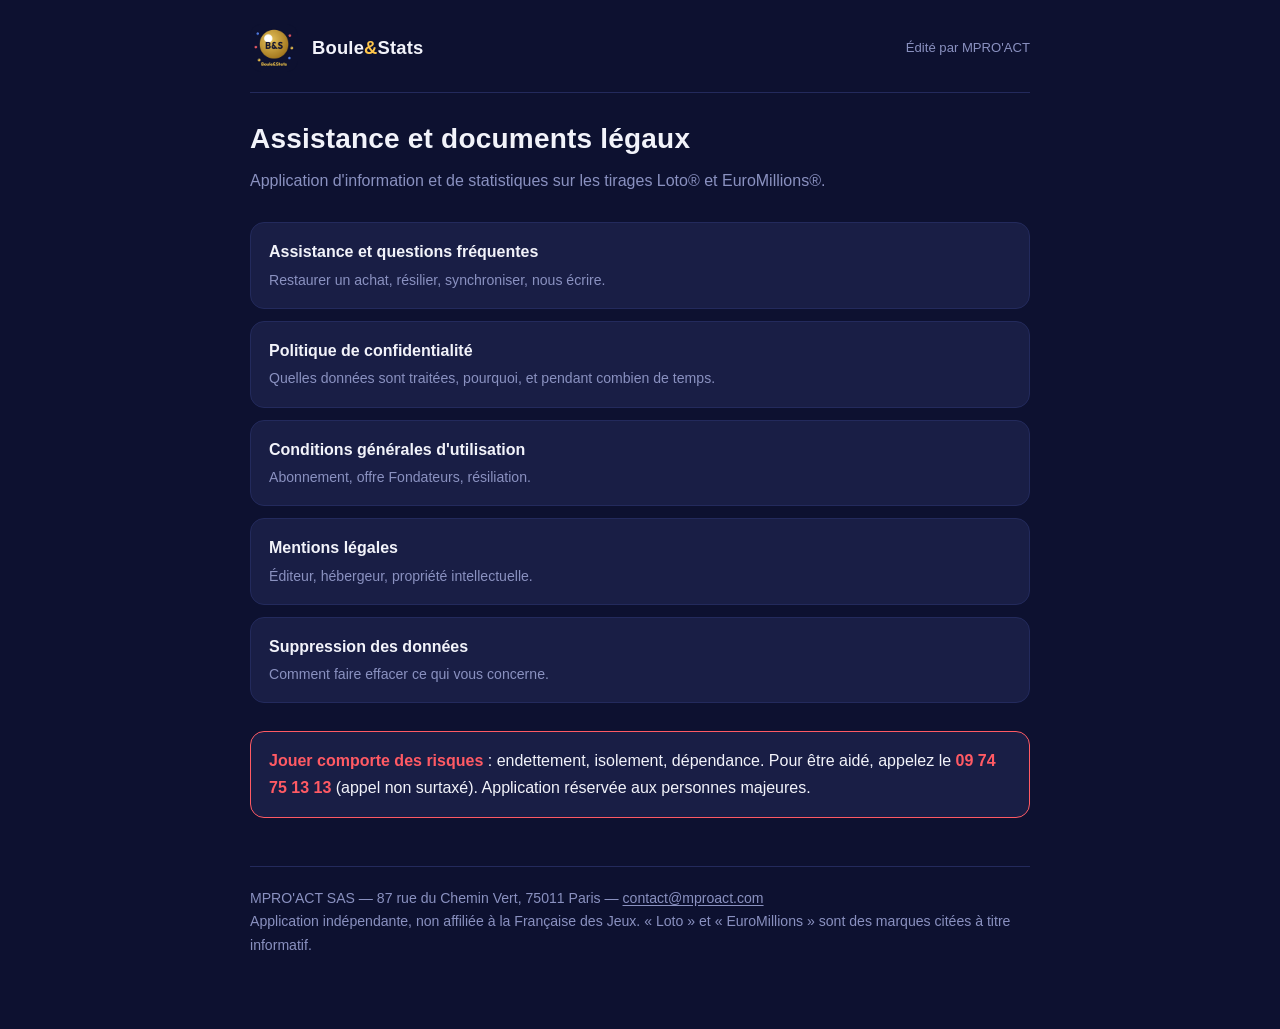
<file: index.html>
﻿<!doctype html>
<html lang="fr">
<head>
  <meta charset="utf-8">
  <meta name="viewport" content="width=device-width, initial-scale=1">
  <title>Boule&amp;Stats — Assistance et documents légaux</title>
  <meta name="description" content="Assistance, politique de confidentialité, conditions d'utilisation et mentions légales de l'application Boule&amp;Stats, éditée par MPRO'ACT.">
  <link rel="stylesheet" href="brand.css">
  <link rel="icon" href="favicon.png" type="image/png">
  <link rel="apple-touch-icon" href="apple-touch-icon.png">
  <meta name="theme-color" content="#0D1130">
</head>
<body>

<div class="marque">
  <img src="logo.png" alt="Logo Boule&amp;Stats" width="48" height="48">
  <a href="index.html">Boule<span class="et">&amp;</span>Stats</a>
  <span class="roles">Édité par MPRO'ACT</span>
</div>

<main>
  <header>
    <h1>Assistance et documents légaux</h1>
    <p class="lead">Application d'information et de statistiques sur les tirages
    Loto® et EuroMillions®.</p>
  </header>

  <ul class="sommaire">
    <li><a href="support.html">Assistance et questions fréquentes
      <span>Restaurer un achat, résilier, synchroniser, nous écrire.</span></a></li>
    <li><a href="privacy.html">Politique de confidentialité
      <span>Quelles données sont traitées, pourquoi, et pendant combien de temps.</span></a></li>
    <li><a href="cgu.html">Conditions générales d'utilisation
      <span>Abonnement, offre Fondateurs, résiliation.</span></a></li>
    <li><a href="mentions-legales.html">Mentions légales
      <span>Éditeur, hébergeur, propriété intellectuelle.</span></a></li>
    <li><a href="delete-data.html">Suppression des données
      <span>Comment faire effacer ce qui vous concerne.</span></a></li>
  </ul>

  <div class="rg">
    <strong>Jouer comporte des risques</strong> : endettement, isolement,
    dépendance. Pour être aidé, appelez le <strong>09 74 75 13 13</strong>
    (appel non surtaxé). Application réservée aux personnes majeures.
  </div>

  <footer>
    MPRO'ACT SAS — 87 rue du Chemin Vert, 75011 Paris —
    <a href="mailto:contact@mproact.com">contact@mproact.com</a><br>
    Application indépendante, non affiliée à la Française des Jeux.
    «&nbsp;Loto&nbsp;» et «&nbsp;EuroMillions&nbsp;» sont des marques citées à
    titre informatif.
  </footer>
</main>

</body>
</html>
</file>
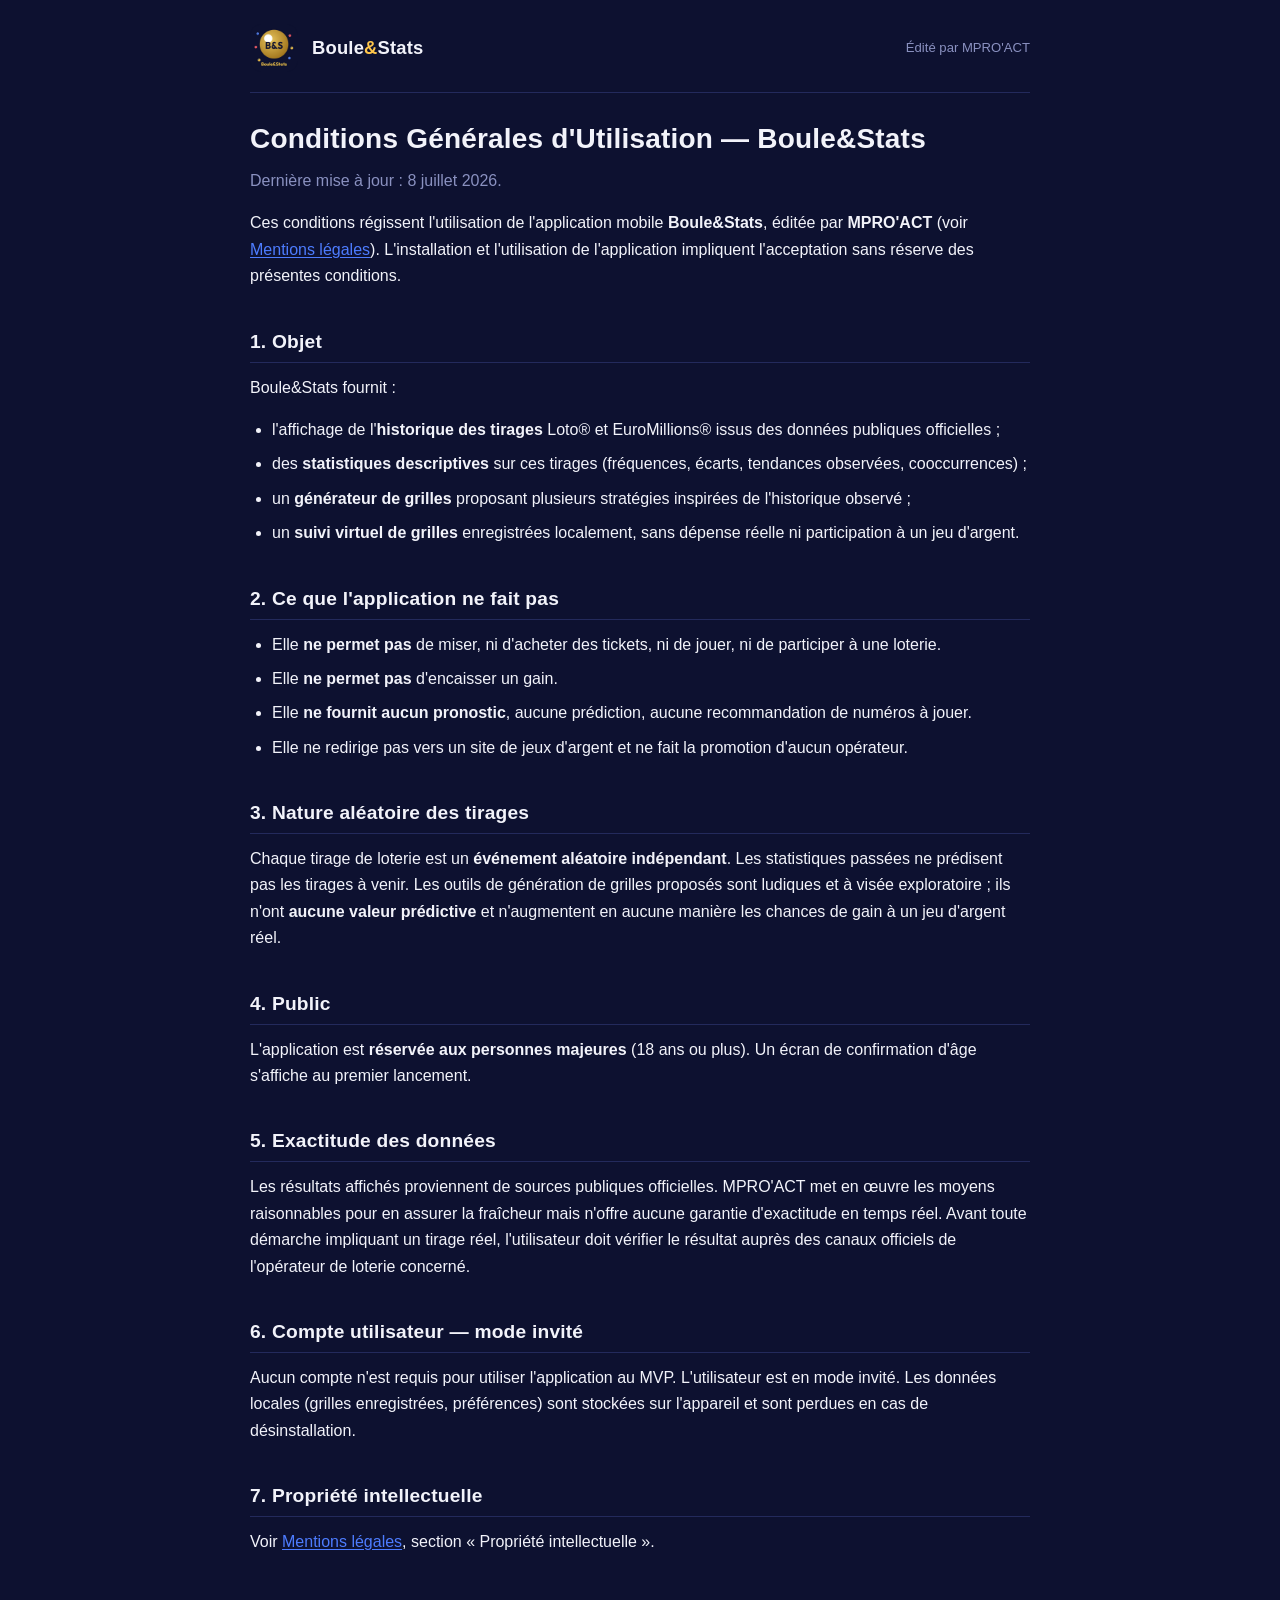
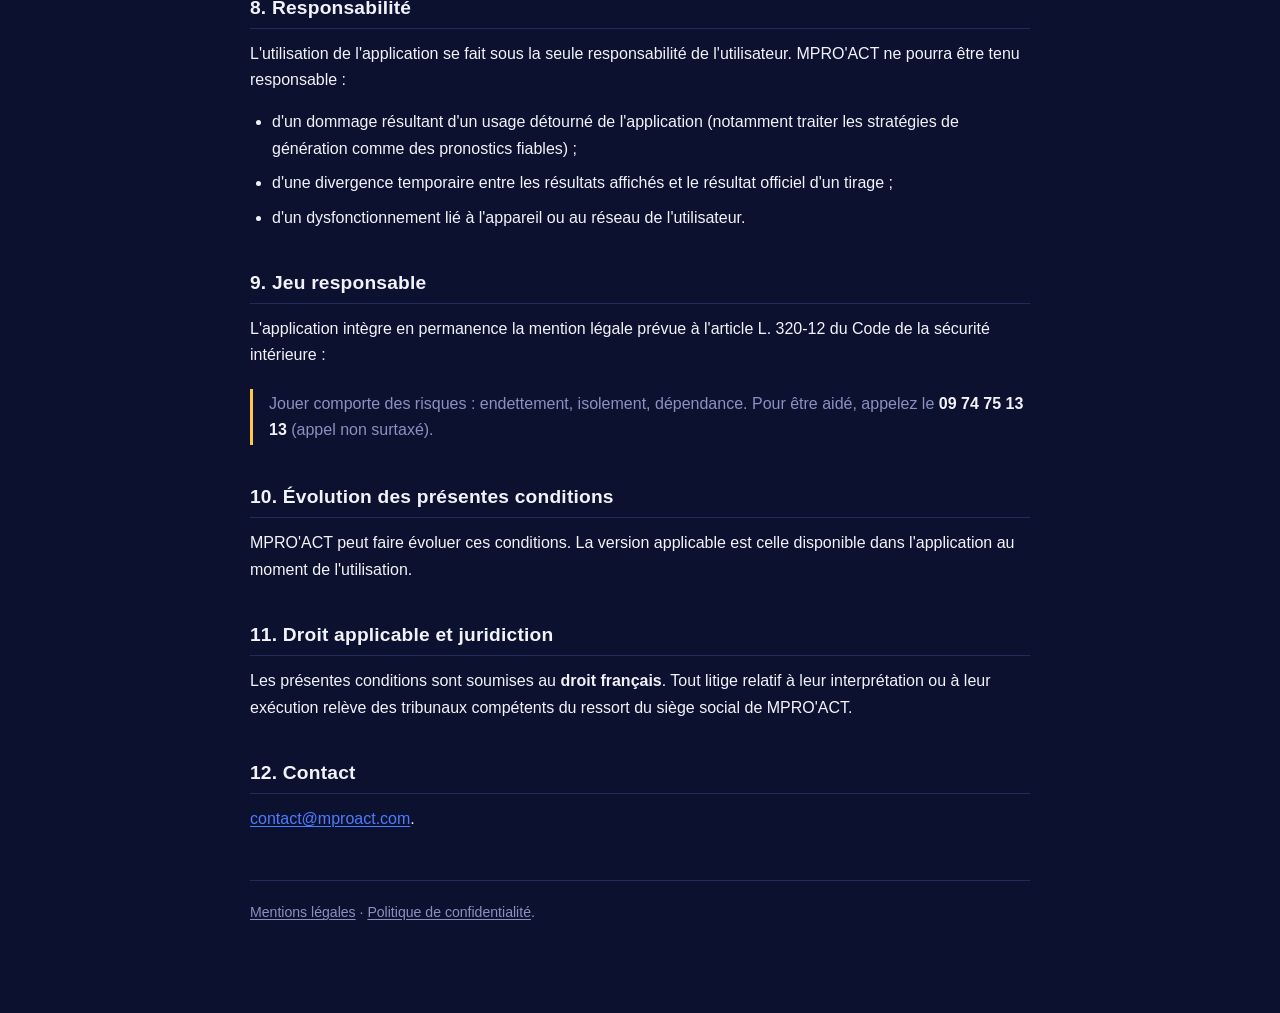
<file: cgu.html>
<!doctype html>
<html lang="fr">
<head>
  <meta charset="utf-8">
  <meta name="viewport" content="width=device-width, initial-scale=1">
  <title>CGU — Boule&Stats</title>
  <meta name="description" content="Conditions générales d'utilisation de l'application mobile Boule&Stats, éditée par MPRO'ACT.">
  <link rel="stylesheet" href="brand.css">
  <link rel="icon" href="favicon.png" type="image/png">
  <link rel="apple-touch-icon" href="apple-touch-icon.png">
  <meta name="theme-color" content="#0D1130">
</head>
<body>
  <main>
<div class="marque">
  <img src="logo.png" alt="Logo Boule&amp;Stats" width="48" height="48">
  <a href="index.html">Boule<span class="et">&amp;</span>Stats</a>
  <span class="roles">Édité par MPRO'ACT</span>
</div>
    <header>
      <h1>Conditions Générales d'Utilisation — Boule&amp;Stats</h1>
      <p>Dernière mise à jour&nbsp;: 8 juillet 2026.</p>
    </header>

    <p>
      Ces conditions régissent l'utilisation de l'application mobile
      <strong>Boule&amp;Stats</strong>, éditée par <strong>MPRO'ACT</strong>
      (voir <a href="mentions-legales.html">Mentions légales</a>).
      L'installation et l'utilisation de l'application impliquent
      l'acceptation sans réserve des présentes conditions.
    </p>

    <h2>1. Objet</h2>
    <p>Boule&amp;Stats fournit&nbsp;:</p>
    <ul>
      <li>l'affichage de l'<strong>historique des tirages</strong> Loto®
        et EuroMillions® issus des données publiques officielles&nbsp;;</li>
      <li>des <strong>statistiques descriptives</strong> sur ces tirages
        (fréquences, écarts, tendances observées, cooccurrences)&nbsp;;</li>
      <li>un <strong>générateur de grilles</strong> proposant plusieurs
        stratégies inspirées de l'historique observé&nbsp;;</li>
      <li>un <strong>suivi virtuel de grilles</strong> enregistrées
        localement, sans dépense réelle ni participation à un jeu
        d'argent.</li>
    </ul>

    <h2>2. Ce que l'application ne fait pas</h2>
    <ul>
      <li>Elle <strong>ne permet pas</strong> de miser, ni d'acheter des
        tickets, ni de jouer, ni de participer à une loterie.</li>
      <li>Elle <strong>ne permet pas</strong> d'encaisser un gain.</li>
      <li>Elle <strong>ne fournit aucun pronostic</strong>, aucune
        prédiction, aucune recommandation de numéros à jouer.</li>
      <li>Elle ne redirige pas vers un site de jeux d'argent et ne fait la
        promotion d'aucun opérateur.</li>
    </ul>

    <h2>3. Nature aléatoire des tirages</h2>
    <p>
      Chaque tirage de loterie est un <strong>événement aléatoire
      indépendant</strong>. Les statistiques passées ne prédisent pas les
      tirages à venir. Les outils de génération de grilles proposés sont
      ludiques et à visée exploratoire&nbsp;; ils n'ont
      <strong>aucune valeur prédictive</strong> et n'augmentent en aucune
      manière les chances de gain à un jeu d'argent réel.
    </p>

    <h2>4. Public</h2>
    <p>
      L'application est <strong>réservée aux personnes majeures</strong>
      (18 ans ou plus). Un écran de confirmation d'âge s'affiche au
      premier lancement.
    </p>

    <h2>5. Exactitude des données</h2>
    <p>
      Les résultats affichés proviennent de sources publiques officielles.
      MPRO'ACT met en œuvre les moyens raisonnables pour en assurer la
      fraîcheur mais n'offre aucune garantie d'exactitude en temps réel.
      Avant toute démarche impliquant un tirage réel, l'utilisateur doit
      vérifier le résultat auprès des canaux officiels de l'opérateur de
      loterie concerné.
    </p>

    <h2>6. Compte utilisateur — mode invité</h2>
    <p>
      Aucun compte n'est requis pour utiliser l'application au MVP.
      L'utilisateur est en mode invité. Les données locales (grilles
      enregistrées, préférences) sont stockées sur l'appareil et sont
      perdues en cas de désinstallation.
    </p>

    <h2>7. Propriété intellectuelle</h2>
    <p>
      Voir <a href="mentions-legales.html">Mentions légales</a>, section
      «&nbsp;Propriété intellectuelle&nbsp;».
    </p>

    <h2>8. Responsabilité</h2>
    <p>L'utilisation de l'application se fait sous la seule responsabilité
      de l'utilisateur. MPRO'ACT ne pourra être tenu responsable&nbsp;:</p>
    <ul>
      <li>d'un dommage résultant d'un usage détourné de l'application
        (notamment traiter les stratégies de génération comme des
        pronostics fiables)&nbsp;;</li>
      <li>d'une divergence temporaire entre les résultats affichés et le
        résultat officiel d'un tirage&nbsp;;</li>
      <li>d'un dysfonctionnement lié à l'appareil ou au réseau de
        l'utilisateur.</li>
    </ul>

    <h2>9. Jeu responsable</h2>
    <p>L'application intègre en permanence la mention légale prévue à
      l'article L. 320-12 du Code de la sécurité intérieure&nbsp;:</p>
    <blockquote>
      Jouer comporte des risques&nbsp;: endettement, isolement, dépendance.
      Pour être aidé, appelez le <strong>09 74 75 13 13</strong> (appel
      non surtaxé).
    </blockquote>

    <h2>10. Évolution des présentes conditions</h2>
    <p>
      MPRO'ACT peut faire évoluer ces conditions. La version applicable est
      celle disponible dans l'application au moment de l'utilisation.
    </p>

    <h2>11. Droit applicable et juridiction</h2>
    <p>
      Les présentes conditions sont soumises au <strong>droit
      français</strong>. Tout litige relatif à leur interprétation ou à
      leur exécution relève des tribunaux compétents du ressort du siège
      social de MPRO'ACT.
    </p>

    <h2>12. Contact</h2>
    <p>
      <a href="mailto:contact@mproact.com">contact@mproact.com</a>.
    </p>

    <footer>
      <p>
        <a href="mentions-legales.html">Mentions légales</a> ·
        <a href="privacy.html">Politique de confidentialité</a>.
      </p>
    </footer>
  </main>
</body>
</html>
</file>
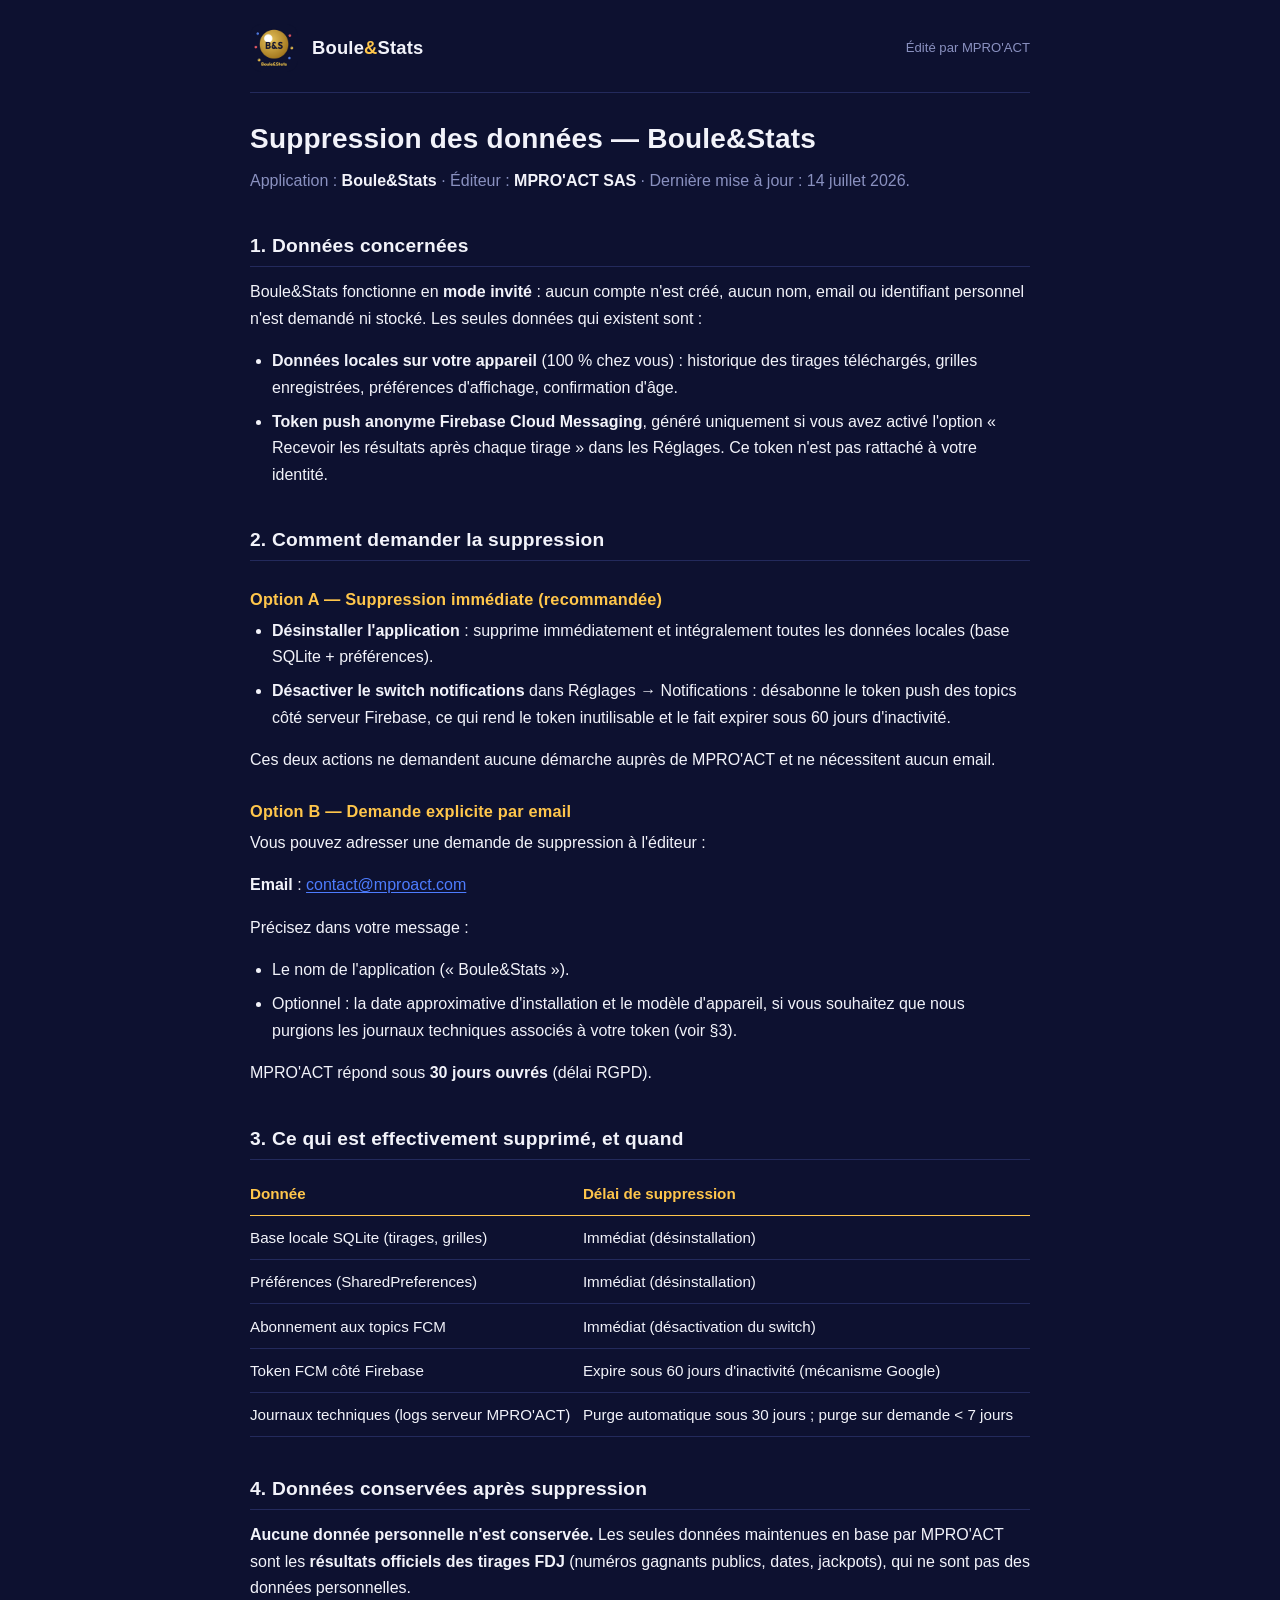
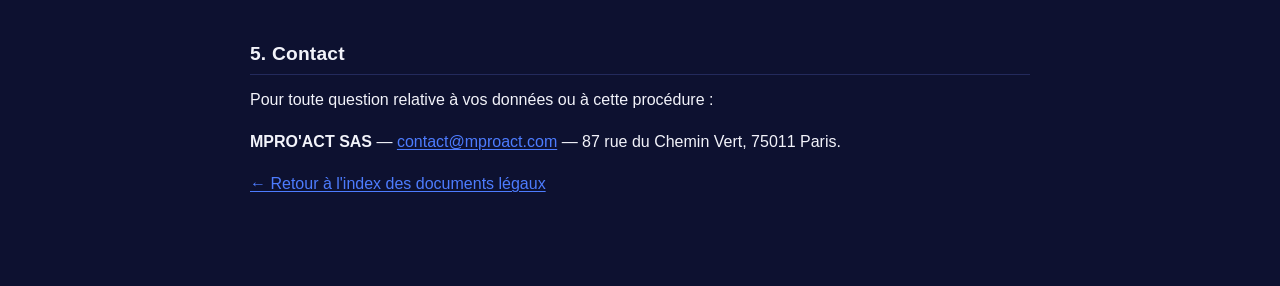
<file: delete-data.html>
<!doctype html>
<html lang="fr">
<head>
<meta charset="utf-8">
<meta name="viewport" content="width=device-width, initial-scale=1">
<title>Suppression des données — Boule&Stats</title>
  <link rel="stylesheet" href="brand.css">
  <link rel="icon" href="favicon.png" type="image/png">
  <link rel="apple-touch-icon" href="apple-touch-icon.png">
  <meta name="theme-color" content="#0D1130">
</head>
<body>

<div class="marque">
  <img src="logo.png" alt="Logo Boule&amp;Stats" width="48" height="48">
  <a href="index.html">Boule<span class="et">&amp;</span>Stats</a>
  <span class="roles">Édité par MPRO'ACT</span>
</div>
<h1>Suppression des données — Boule&Stats</h1>
<p class="muted">Application : <strong>Boule&Stats</strong> · Éditeur : <strong>MPRO'ACT SAS</strong> · Dernière mise à jour : 14 juillet 2026.</p>

<h2>1. Données concernées</h2>
<p>Boule&Stats fonctionne en <strong>mode invité</strong> : aucun compte n'est créé, aucun nom, email ou identifiant personnel n'est demandé ni stocké. Les seules données qui existent sont :</p>
<ul>
  <li><strong>Données locales sur votre appareil</strong> (100 % chez vous) : historique des tirages téléchargés, grilles enregistrées, préférences d'affichage, confirmation d'âge.</li>
  <li><strong>Token push anonyme Firebase Cloud Messaging</strong>, généré uniquement si vous avez activé l'option « Recevoir les résultats après chaque tirage » dans les Réglages. Ce token n'est pas rattaché à votre identité.</li>
</ul>

<h2>2. Comment demander la suppression</h2>

<h3>Option A — Suppression immédiate (recommandée)</h3>
<ul>
  <li><strong>Désinstaller l'application</strong> : supprime immédiatement et intégralement toutes les données locales (base SQLite + préférences).</li>
  <li><strong>Désactiver le switch notifications</strong> dans Réglages → Notifications : désabonne le token push des topics côté serveur Firebase, ce qui rend le token inutilisable et le fait expirer sous 60 jours d'inactivité.</li>
</ul>
<p>Ces deux actions ne demandent aucune démarche auprès de MPRO'ACT et ne nécessitent aucun email.</p>

<h3>Option B — Demande explicite par email</h3>
<p>Vous pouvez adresser une demande de suppression à l'éditeur :</p>
<p><strong>Email</strong> : <a href="mailto:contact@mproact.com?subject=Suppression%20de%20mes%20donn%C3%A9es%20Boule%26Stats">contact@mproact.com</a></p>
<p>Précisez dans votre message :</p>
<ul>
  <li>Le nom de l'application (« Boule&Stats »).</li>
  <li>Optionnel : la date approximative d'installation et le modèle d'appareil, si vous souhaitez que nous purgions les journaux techniques associés à votre token (voir §3).</li>
</ul>
<p>MPRO'ACT répond sous <strong>30 jours ouvrés</strong> (délai RGPD).</p>

<h2>3. Ce qui est effectivement supprimé, et quand</h2>
<table style="border-collapse:collapse;width:100%">
  <thead>
    <tr style="border-bottom:2px solid var(--line)">
      <th style="text-align:left;padding:.6em 0">Donnée</th>
      <th style="text-align:left;padding:.6em 0">Délai de suppression</th>
    </tr>
  </thead>
  <tbody>
    <tr style="border-bottom:1px solid var(--line)"><td style="padding:.6em 0">Base locale SQLite (tirages, grilles)</td><td style="padding:.6em 0">Immédiat (désinstallation)</td></tr>
    <tr style="border-bottom:1px solid var(--line)"><td style="padding:.6em 0">Préférences (SharedPreferences)</td><td style="padding:.6em 0">Immédiat (désinstallation)</td></tr>
    <tr style="border-bottom:1px solid var(--line)"><td style="padding:.6em 0">Abonnement aux topics FCM</td><td style="padding:.6em 0">Immédiat (désactivation du switch)</td></tr>
    <tr style="border-bottom:1px solid var(--line)"><td style="padding:.6em 0">Token FCM côté Firebase</td><td style="padding:.6em 0">Expire sous 60 jours d'inactivité (mécanisme Google)</td></tr>
    <tr><td style="padding:.6em 0">Journaux techniques (logs serveur MPRO'ACT)</td><td style="padding:.6em 0">Purge automatique sous 30 jours ; purge sur demande &lt; 7 jours</td></tr>
  </tbody>
</table>

<h2>4. Données conservées après suppression</h2>
<p><strong>Aucune donnée personnelle n'est conservée.</strong> Les seules données maintenues en base par MPRO'ACT sont les <strong>résultats officiels des tirages FDJ</strong> (numéros gagnants publics, dates, jackpots), qui ne sont pas des données personnelles.</p>

<h2>5. Contact</h2>
<p>Pour toute question relative à vos données ou à cette procédure :</p>
<p><strong>MPRO'ACT SAS</strong> — <a href="mailto:contact@mproact.com">contact@mproact.com</a> — 87 rue du Chemin Vert, 75011 Paris.</p>

<p class="muted"><a href="index.html">← Retour à l'index des documents légaux</a></p>
</body>
</html>
</file>
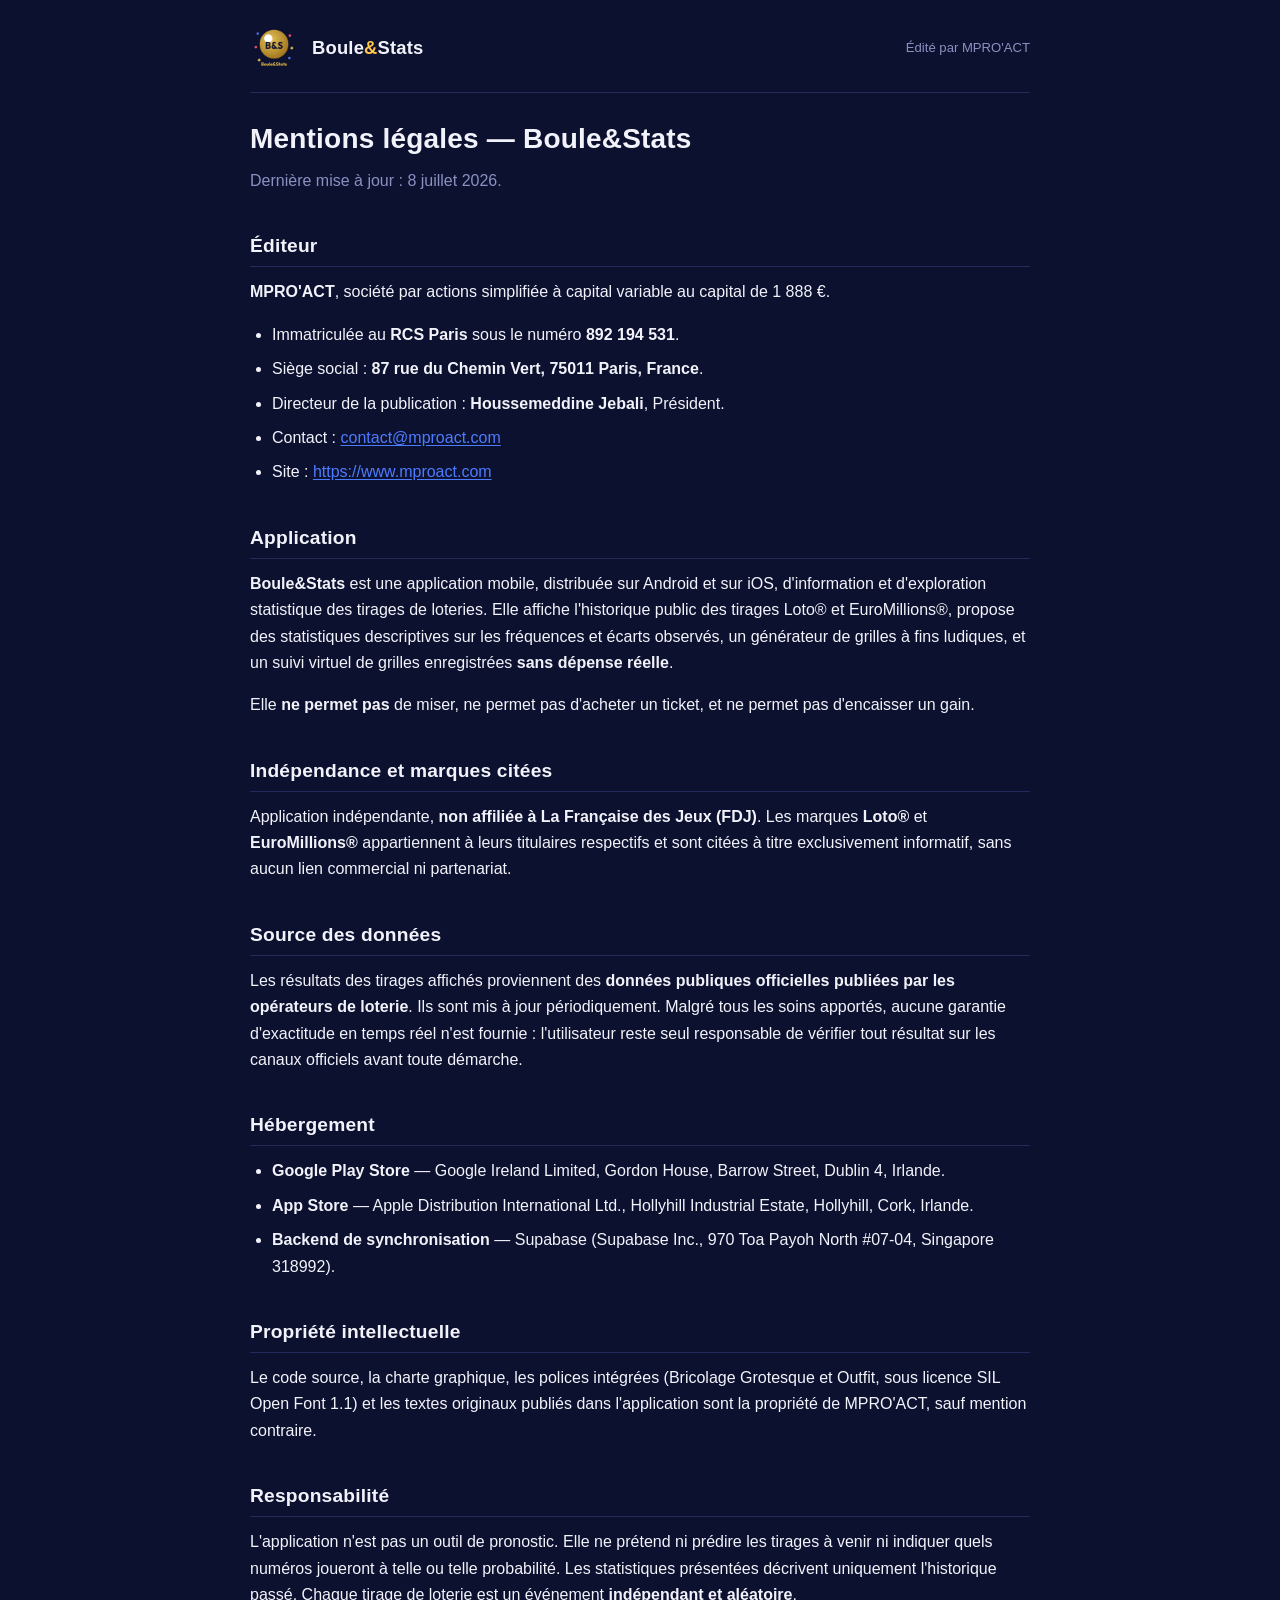
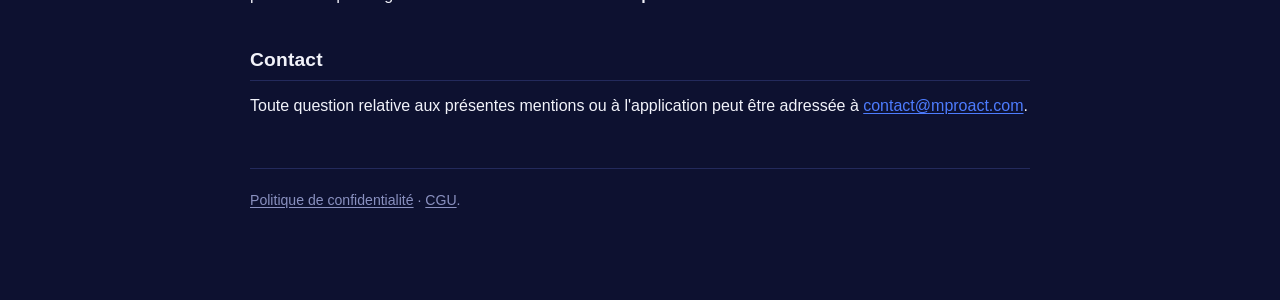
<file: mentions-legales.html>
<!doctype html>
<html lang="fr">
<head>
  <meta charset="utf-8">
  <meta name="viewport" content="width=device-width, initial-scale=1">
  <title>Mentions légales — Boule&Stats</title>
  <meta name="description" content="Mentions légales de l'application mobile Boule&Stats, éditée par MPRO'ACT.">
  <link rel="stylesheet" href="brand.css">
  <link rel="icon" href="favicon.png" type="image/png">
  <link rel="apple-touch-icon" href="apple-touch-icon.png">
  <meta name="theme-color" content="#0D1130">
</head>
<body>
  <main>
<div class="marque">
  <img src="logo.png" alt="Logo Boule&amp;Stats" width="48" height="48">
  <a href="index.html">Boule<span class="et">&amp;</span>Stats</a>
  <span class="roles">Édité par MPRO'ACT</span>
</div>
    <header>
      <h1>Mentions légales — Boule&amp;Stats</h1>
      <p>Dernière mise à jour&nbsp;: 8 juillet 2026.</p>
    </header>

    <h2>Éditeur</h2>
    <p>
      <strong>MPRO'ACT</strong>, société par actions simplifiée à capital
      variable au capital de 1 888 €.
    </p>
    <ul>
      <li>Immatriculée au <strong>RCS Paris</strong> sous le numéro <strong>892 194 531</strong>.</li>
      <li>Siège social&nbsp;: <strong>87 rue du Chemin Vert, 75011 Paris, France</strong>.</li>
      <li>Directeur de la publication&nbsp;: <strong>Houssemeddine Jebali</strong>, Président.</li>
      <li>Contact&nbsp;: <a href="mailto:contact@mproact.com">contact@mproact.com</a></li>
      <li>Site&nbsp;: <a href="https://www.mproact.com" target="_blank" rel="noopener">https://www.mproact.com</a></li>
    </ul>

    <h2>Application</h2>
    <p>
      <strong>Boule&amp;Stats</strong> est une application mobile, distribuée
      sur Android et sur iOS, d'information et d'exploration statistique des
      tirages de loteries.
      Elle affiche l'historique public des tirages Loto® et EuroMillions®,
      propose des statistiques descriptives sur les fréquences et écarts
      observés, un générateur de grilles à fins ludiques, et un suivi
      virtuel de grilles enregistrées <strong>sans dépense réelle</strong>.
    </p>
    <p>
      Elle <strong>ne permet pas</strong> de miser, ne permet pas d'acheter
      un ticket, et ne permet pas d'encaisser un gain.
    </p>

    <h2>Indépendance et marques citées</h2>
    <p>
      Application indépendante, <strong>non affiliée à La Française des
      Jeux (FDJ)</strong>. Les marques <strong>Loto®</strong> et
      <strong>EuroMillions®</strong> appartiennent à leurs titulaires
      respectifs et sont citées à titre exclusivement informatif, sans
      aucun lien commercial ni partenariat.
    </p>

    <h2>Source des données</h2>
    <p>
      Les résultats des tirages affichés proviennent des <strong>données
      publiques officielles publiées par les opérateurs de loterie</strong>.
      Ils sont mis à jour périodiquement. Malgré tous les soins apportés,
      aucune garantie d'exactitude en temps réel n'est fournie&nbsp;:
      l'utilisateur reste seul responsable de vérifier tout résultat sur
      les canaux officiels avant toute démarche.
    </p>

    <h2>Hébergement</h2>
    <ul>
      <li><strong>Google Play Store</strong> — Google Ireland Limited,
        Gordon House, Barrow Street, Dublin 4, Irlande.</li>
      <li><strong>App Store</strong> — Apple Distribution International Ltd.,
        Hollyhill Industrial Estate, Hollyhill, Cork, Irlande.</li>
      <li><strong>Backend de synchronisation</strong> — Supabase
        (Supabase Inc., 970 Toa Payoh North #07-04, Singapore 318992).</li>
    </ul>

    <h2>Propriété intellectuelle</h2>
    <p>
      Le code source, la charte graphique, les polices intégrées (Bricolage
      Grotesque et Outfit, sous licence SIL Open Font 1.1) et les textes
      originaux publiés dans l'application sont la propriété de MPRO'ACT,
      sauf mention contraire.
    </p>

    <h2>Responsabilité</h2>
    <p>
      L'application n'est pas un outil de pronostic. Elle ne prétend ni
      prédire les tirages à venir ni indiquer quels numéros joueront à
      telle ou telle probabilité. Les statistiques présentées décrivent
      uniquement l'historique passé. Chaque tirage de loterie est un
      événement <strong>indépendant et aléatoire</strong>.
    </p>

    <h2>Contact</h2>
    <p>
      Toute question relative aux présentes mentions ou à l'application
      peut être adressée à
      <a href="mailto:contact@mproact.com">contact@mproact.com</a>.
    </p>

    <footer>
      <p>
        <a href="privacy.html">Politique de confidentialité</a> ·
        <a href="cgu.html">CGU</a>.
      </p>
    </footer>
  </main>
</body>
</html>
</file>
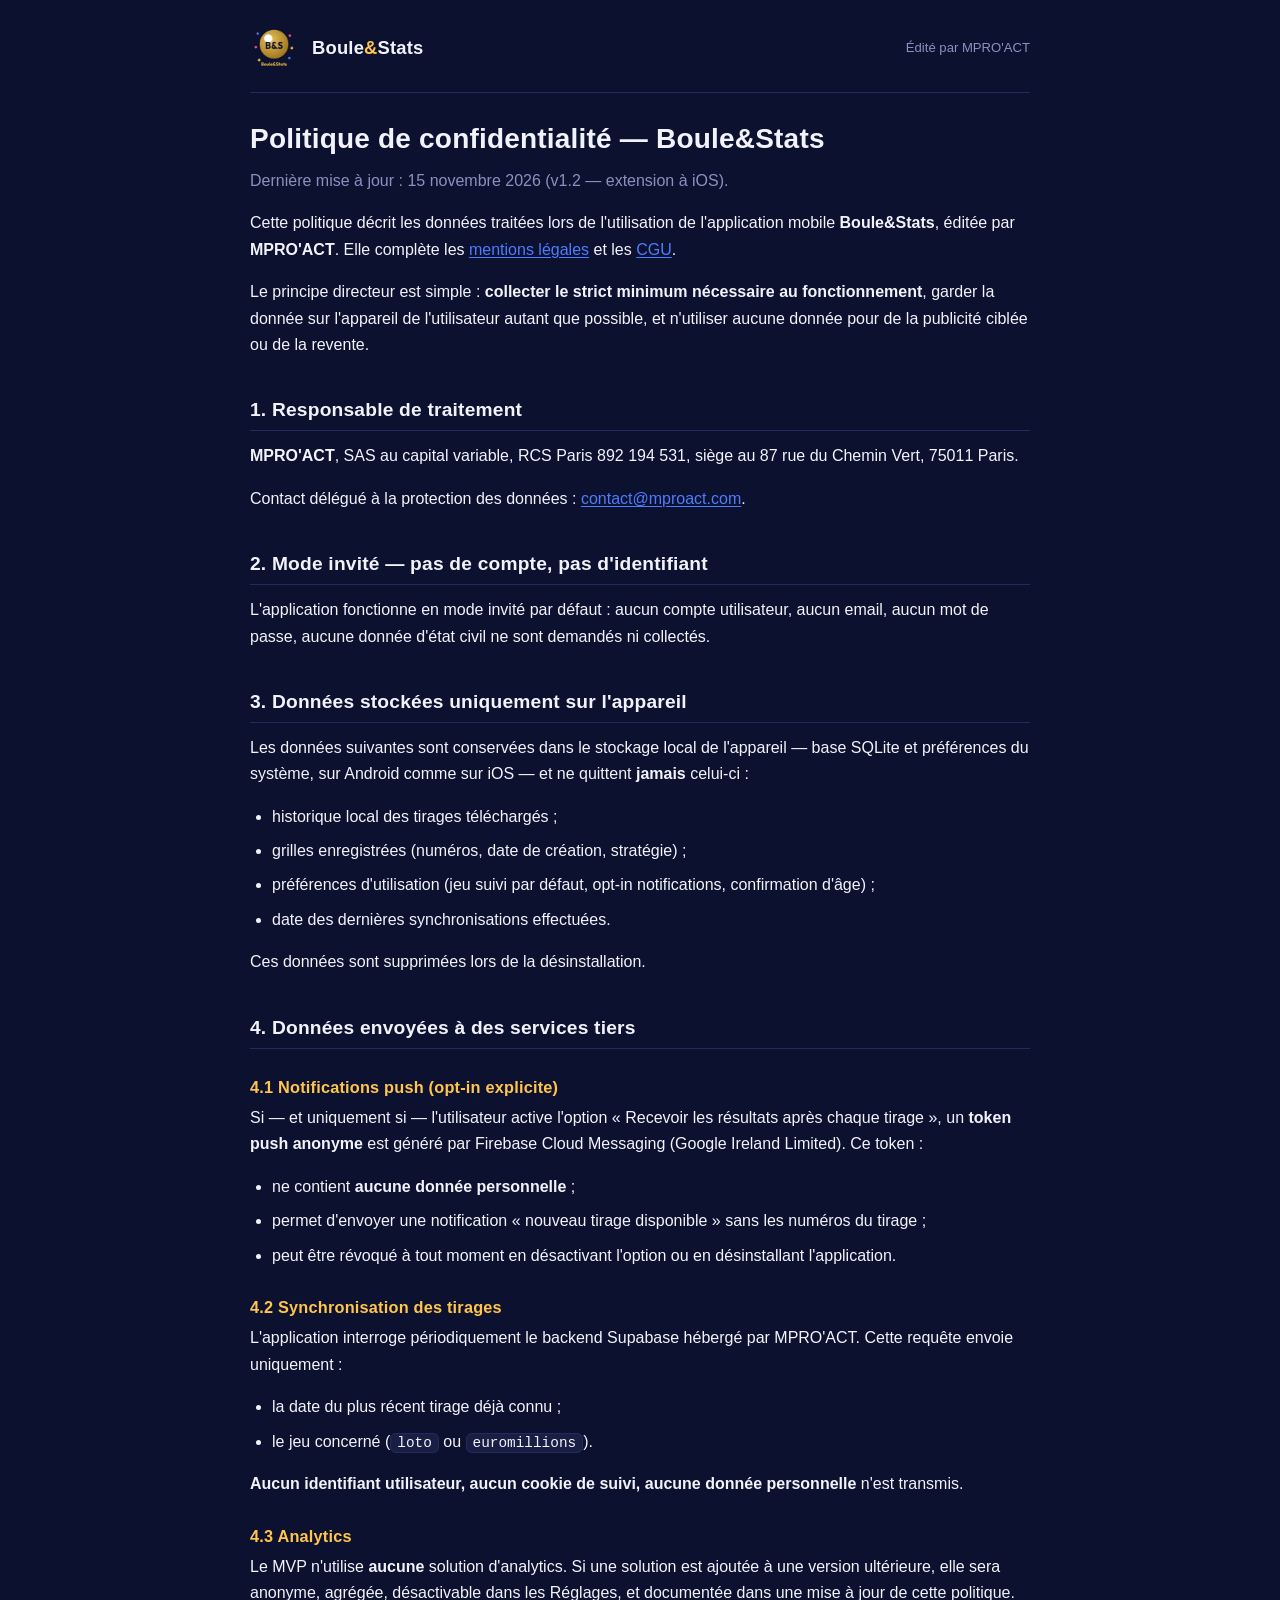
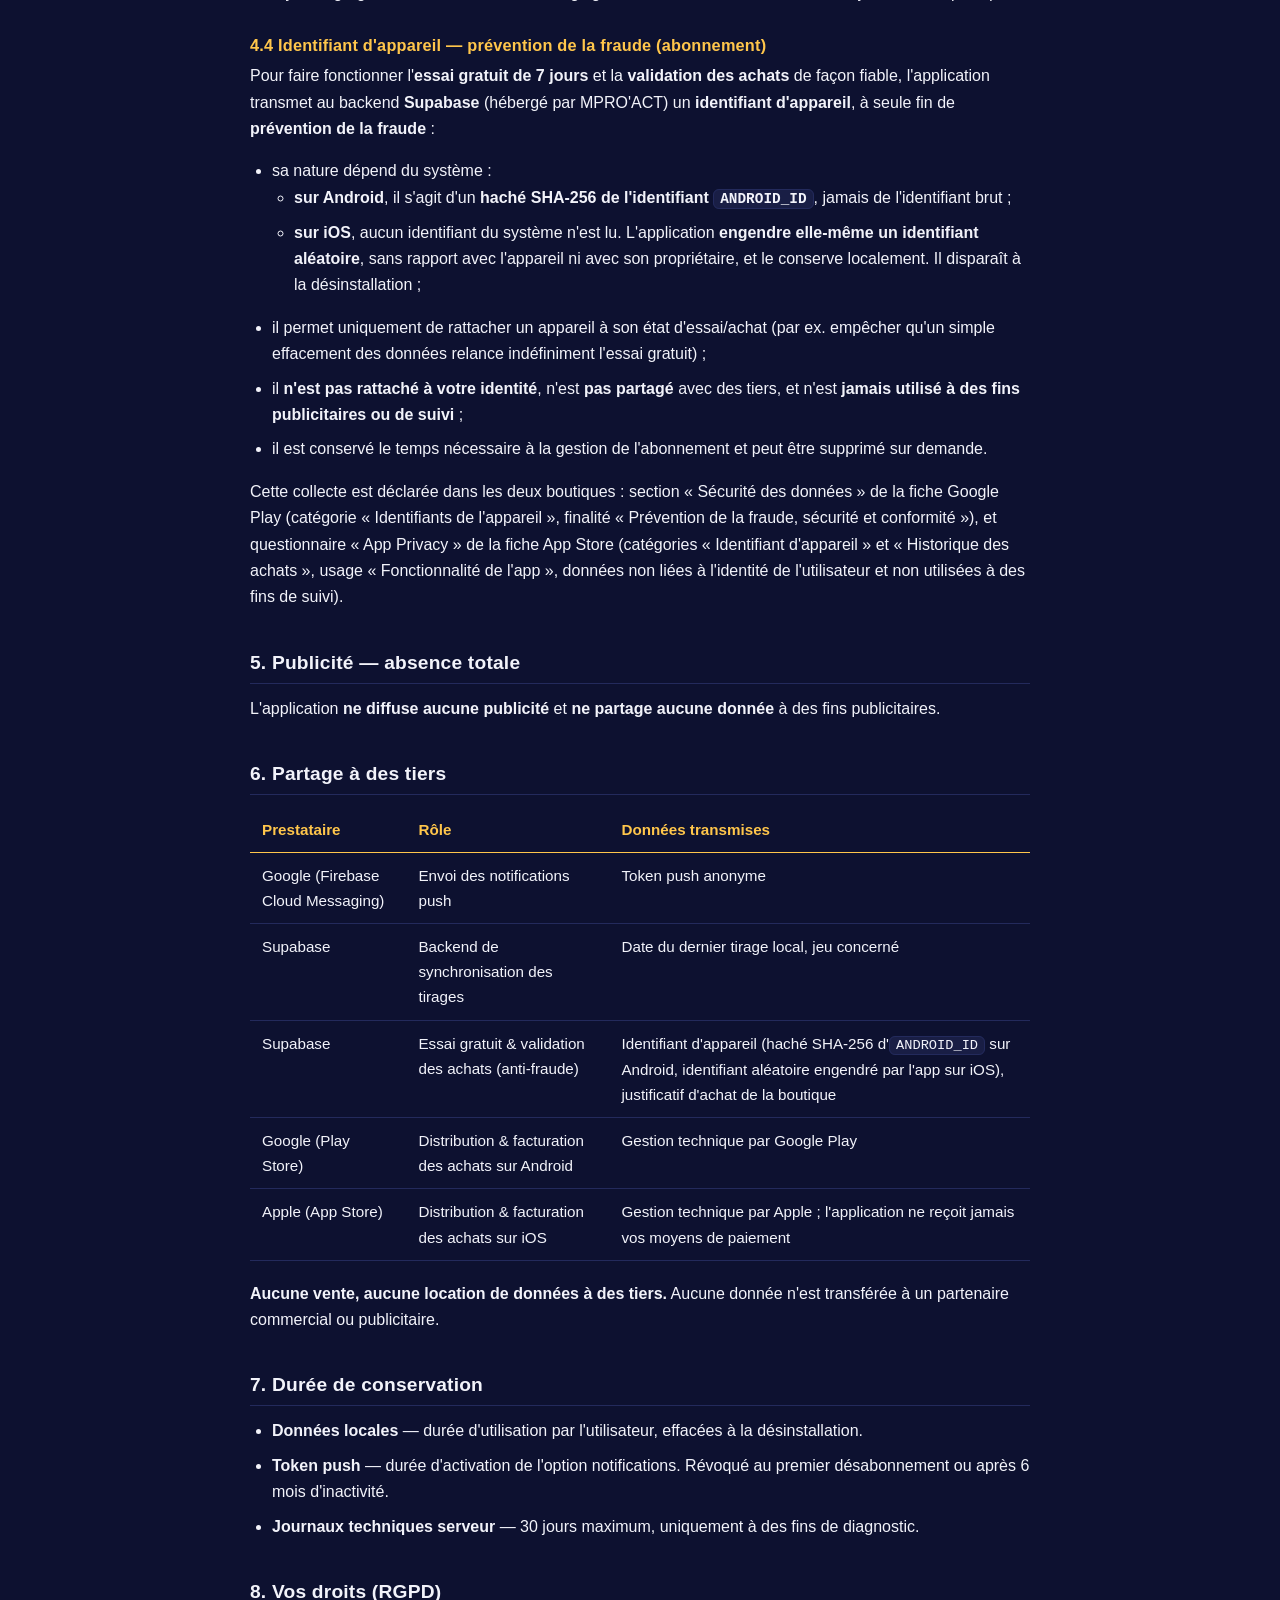
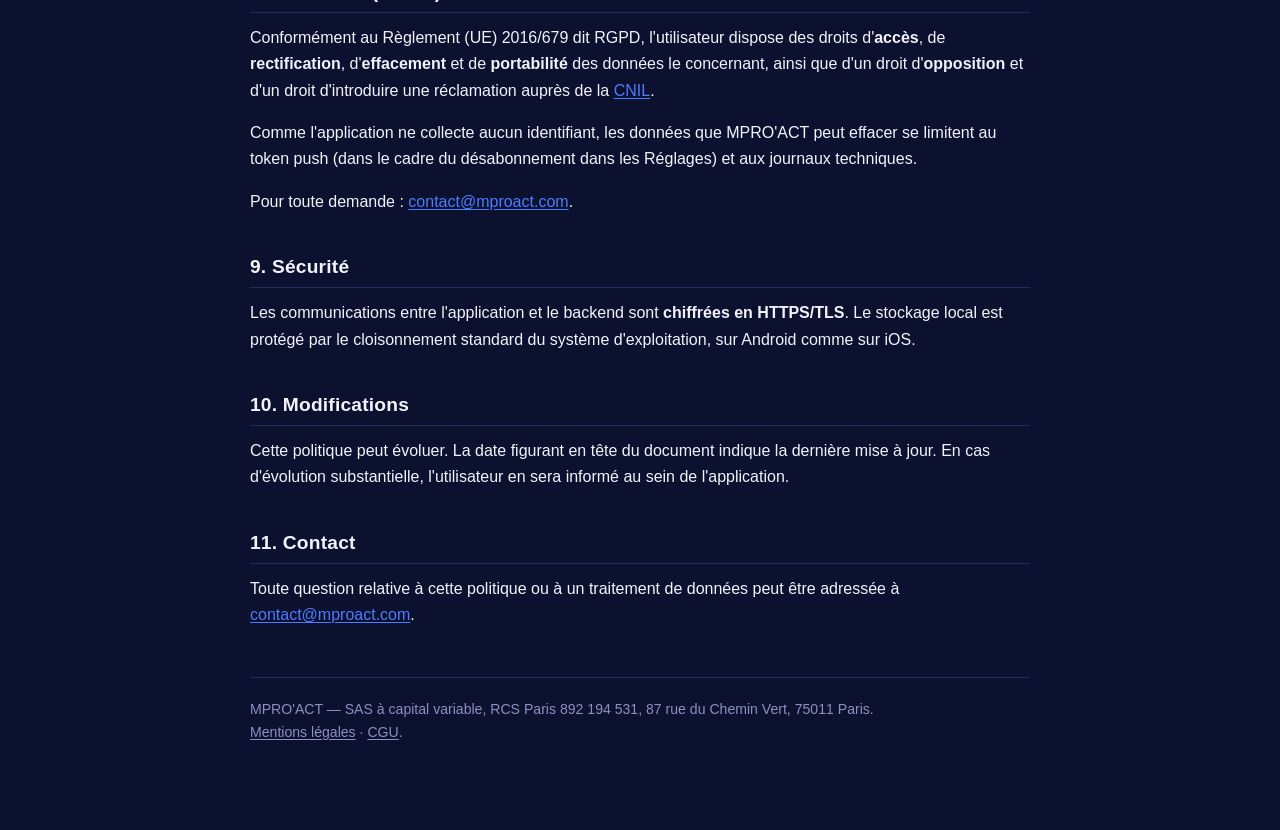
<file: privacy.html>
<!doctype html>
<html lang="fr">
<head>
  <meta charset="utf-8">
  <meta name="viewport" content="width=device-width, initial-scale=1">
  <title>Politique de confidentialité — Boule&Stats</title>
  <meta name="description" content="Politique de confidentialité de l'application mobile Boule&Stats, éditée par MPRO'ACT.">
  <link rel="stylesheet" href="brand.css">
  <link rel="icon" href="favicon.png" type="image/png">
  <link rel="apple-touch-icon" href="apple-touch-icon.png">
  <meta name="theme-color" content="#0D1130">
</head>
<body>
  <main>
<div class="marque">
  <img src="logo.png" alt="Logo Boule&amp;Stats" width="48" height="48">
  <a href="index.html">Boule<span class="et">&amp;</span>Stats</a>
  <span class="roles">Édité par MPRO'ACT</span>
</div>
    <header>
      <h1>Politique de confidentialité — Boule&amp;Stats</h1>
      <p>Dernière mise à jour&nbsp;: 15 novembre 2026 (v1.2 — extension à iOS).</p>
    </header>

    <p>
      Cette politique décrit les données traitées lors de l'utilisation de
      l'application mobile <strong>Boule&amp;Stats</strong>, éditée par
      <strong>MPRO'ACT</strong>. Elle complète les
      <a href="mentions-legales.html">mentions légales</a> et les
      <a href="cgu.html">CGU</a>.
    </p>

    <p>
      Le principe directeur est simple&nbsp;: <strong>collecter le strict
      minimum nécessaire au fonctionnement</strong>, garder la donnée sur
      l'appareil de l'utilisateur autant que possible, et n'utiliser aucune
      donnée pour de la publicité ciblée ou de la revente.
    </p>

    <h2>1. Responsable de traitement</h2>
    <p>
      <strong>MPRO'ACT</strong>, SAS au capital variable, RCS Paris
      892 194 531, siège au 87 rue du Chemin Vert, 75011 Paris.
    </p>
    <p>Contact délégué à la protection des données&nbsp;:
      <a href="mailto:contact@mproact.com">contact@mproact.com</a>.</p>

    <h2>2. Mode invité — pas de compte, pas d'identifiant</h2>
    <p>
      L'application fonctionne en mode invité par défaut&nbsp;: aucun compte
      utilisateur, aucun email, aucun mot de passe, aucune donnée d'état
      civil ne sont demandés ni collectés.
    </p>

    <h2>3. Données stockées uniquement sur l'appareil</h2>
    <p>
      Les données suivantes sont conservées dans le stockage local de
      l'appareil — base SQLite et préférences du système, sur Android comme
      sur iOS — et ne quittent <strong>jamais</strong> celui-ci&nbsp;:
    </p>
    <ul>
      <li>historique local des tirages téléchargés&nbsp;;</li>
      <li>grilles enregistrées (numéros, date de création, stratégie)&nbsp;;</li>
      <li>préférences d'utilisation (jeu suivi par défaut, opt-in
        notifications, confirmation d'âge)&nbsp;;</li>
      <li>date des dernières synchronisations effectuées.</li>
    </ul>
    <p>Ces données sont supprimées lors de la désinstallation.</p>

    <h2>4. Données envoyées à des services tiers</h2>

    <h3>4.1 Notifications push (opt-in explicite)</h3>
    <p>
      Si — et uniquement si — l'utilisateur active l'option
      «&nbsp;Recevoir les résultats après chaque tirage&nbsp;», un
      <strong>token push anonyme</strong> est généré par Firebase Cloud
      Messaging (Google Ireland Limited). Ce token&nbsp;:
    </p>
    <ul>
      <li>ne contient <strong>aucune donnée personnelle</strong>&nbsp;;</li>
      <li>permet d'envoyer une notification «&nbsp;nouveau tirage disponible&nbsp;»
        sans les numéros du tirage&nbsp;;</li>
      <li>peut être révoqué à tout moment en désactivant l'option ou en
        désinstallant l'application.</li>
    </ul>

    <h3>4.2 Synchronisation des tirages</h3>
    <p>
      L'application interroge périodiquement le backend Supabase hébergé
      par MPRO'ACT. Cette requête envoie uniquement&nbsp;:
    </p>
    <ul>
      <li>la date du plus récent tirage déjà connu&nbsp;;</li>
      <li>le jeu concerné (<code>loto</code> ou
        <code>euromillions</code>).</li>
    </ul>
    <p>
      <strong>Aucun identifiant utilisateur, aucun cookie de suivi, aucune
      donnée personnelle</strong> n'est transmis.
    </p>

    <h3>4.3 Analytics</h3>
    <p>
      Le MVP n'utilise <strong>aucune</strong> solution d'analytics. Si une
      solution est ajoutée à une version ultérieure, elle sera anonyme,
      agrégée, désactivable dans les Réglages, et documentée dans une mise
      à jour de cette politique.
    </p>

    <h3>4.4 Identifiant d'appareil — prévention de la fraude (abonnement)</h3>
    <p>
      Pour faire fonctionner l'<strong>essai gratuit de 7 jours</strong> et la
      <strong>validation des achats</strong> de façon fiable, l'application
      transmet au backend <strong>Supabase</strong> (hébergé par MPRO'ACT) un
      <strong>identifiant d'appareil</strong>, à seule fin de
      <strong>prévention de la fraude</strong> :
    </p>
    <ul>
      <li>sa nature dépend du système&nbsp;:
        <ul>
          <li><strong>sur Android</strong>, il s'agit d'un <strong>haché
            SHA-256 de l'identifiant <code>ANDROID_ID</code></strong>, jamais
            de l'identifiant brut&nbsp;;</li>
          <li><strong>sur iOS</strong>, aucun identifiant du système n'est
            lu. L'application <strong>engendre elle-même un identifiant
            aléatoire</strong>, sans rapport avec l'appareil ni avec son
            propriétaire, et le conserve localement. Il disparaît à la
            désinstallation&nbsp;;</li>
        </ul>
      </li>
      <li>il permet uniquement de rattacher un appareil à son état
        d'essai/achat (par ex. empêcher qu'un simple effacement des données
        relance indéfiniment l'essai gratuit)&nbsp;;</li>
      <li>il <strong>n'est pas rattaché à votre identité</strong>, n'est
        <strong>pas partagé</strong> avec des tiers, et n'est <strong>jamais
        utilisé à des fins publicitaires ou de suivi</strong>&nbsp;;</li>
      <li>il est conservé le temps nécessaire à la gestion de l'abonnement et
        peut être supprimé sur demande.</li>
    </ul>
    <p>
      Cette collecte est déclarée dans les deux boutiques&nbsp;: section
      «&nbsp;Sécurité des données&nbsp;» de la fiche Google Play (catégorie
      «&nbsp;Identifiants de l'appareil&nbsp;», finalité «&nbsp;Prévention de
      la fraude, sécurité et conformité&nbsp;»), et questionnaire
      «&nbsp;App Privacy&nbsp;» de la fiche App Store (catégories
      «&nbsp;Identifiant d'appareil&nbsp;» et «&nbsp;Historique des
      achats&nbsp;», usage «&nbsp;Fonctionnalité de l'app&nbsp;», données non
      liées à l'identité de l'utilisateur et non utilisées à des fins de
      suivi).
    </p>

    <h2>5. Publicité — absence totale</h2>
    <p>
      L'application <strong>ne diffuse aucune publicité</strong> et
      <strong>ne partage aucune donnée</strong> à des fins publicitaires.
    </p>

    <h2>6. Partage à des tiers</h2>
    <table>
      <thead>
        <tr>
          <th>Prestataire</th><th>Rôle</th><th>Données transmises</th>
        </tr>
      </thead>
      <tbody>
        <tr>
          <td>Google (Firebase Cloud Messaging)</td>
          <td>Envoi des notifications push</td>
          <td>Token push anonyme</td>
        </tr>
        <tr>
          <td>Supabase</td>
          <td>Backend de synchronisation des tirages</td>
          <td>Date du dernier tirage local, jeu concerné</td>
        </tr>
        <tr>
          <td>Supabase</td>
          <td>Essai gratuit &amp; validation des achats (anti-fraude)</td>
          <td>Identifiant d'appareil (haché SHA-256 d'<code>ANDROID_ID</code> sur Android, identifiant aléatoire engendré par l'app sur iOS), justificatif d'achat de la boutique</td>
        </tr>
        <tr>
          <td>Google (Play Store)</td>
          <td>Distribution &amp; facturation des achats sur Android</td>
          <td>Gestion technique par Google Play</td>
        </tr>
        <tr>
          <td>Apple (App Store)</td>
          <td>Distribution &amp; facturation des achats sur iOS</td>
          <td>Gestion technique par Apple&nbsp;; l'application ne reçoit jamais vos moyens de paiement</td>
        </tr>
      </tbody>
    </table>
    <p>
      <strong>Aucune vente, aucune location de données à des tiers.</strong>
      Aucune donnée n'est transférée à un partenaire commercial ou
      publicitaire.
    </p>

    <h2>7. Durée de conservation</h2>
    <ul>
      <li><strong>Données locales</strong> — durée d'utilisation par
        l'utilisateur, effacées à la désinstallation.</li>
      <li><strong>Token push</strong> — durée d'activation de l'option
        notifications. Révoqué au premier désabonnement ou après 6 mois
        d'inactivité.</li>
      <li><strong>Journaux techniques serveur</strong> — 30 jours maximum,
        uniquement à des fins de diagnostic.</li>
    </ul>

    <h2>8. Vos droits (RGPD)</h2>
    <p>
      Conformément au Règlement (UE) 2016/679 dit RGPD, l'utilisateur
      dispose des droits d'<strong>accès</strong>, de
      <strong>rectification</strong>, d'<strong>effacement</strong> et de
      <strong>portabilité</strong> des données le concernant, ainsi que
      d'un droit d'<strong>opposition</strong> et d'un droit
      d'introduire une réclamation auprès de la
      <a href="https://www.cnil.fr" target="_blank" rel="noopener">CNIL</a>.
    </p>
    <p>
      Comme l'application ne collecte aucun identifiant, les données que
      MPRO'ACT peut effacer se limitent au token push (dans le cadre du
      désabonnement dans les Réglages) et aux journaux techniques.
    </p>
    <p>
      Pour toute demande&nbsp;:
      <a href="mailto:contact@mproact.com">contact@mproact.com</a>.
    </p>

    <h2>9. Sécurité</h2>
    <p>
      Les communications entre l'application et le backend sont
      <strong>chiffrées en HTTPS/TLS</strong>. Le stockage local est protégé
      par le cloisonnement standard du système d'exploitation, sur Android
      comme sur iOS.
    </p>

    <h2>10. Modifications</h2>
    <p>
      Cette politique peut évoluer. La date figurant en tête du document
      indique la dernière mise à jour. En cas d'évolution substantielle,
      l'utilisateur en sera informé au sein de l'application.
    </p>

    <h2>11. Contact</h2>
    <p>
      Toute question relative à cette politique ou à un traitement de
      données peut être adressée à
      <a href="mailto:contact@mproact.com">contact@mproact.com</a>.
    </p>

    <footer>
      <p>
        MPRO'ACT — SAS à capital variable, RCS Paris 892 194 531,
        87 rue du Chemin Vert, 75011 Paris.
        <br>
        <a href="mentions-legales.html">Mentions légales</a> ·
        <a href="cgu.html">CGU</a>.
      </p>
    </footer>
  </main>
</body>
</html>
</file>
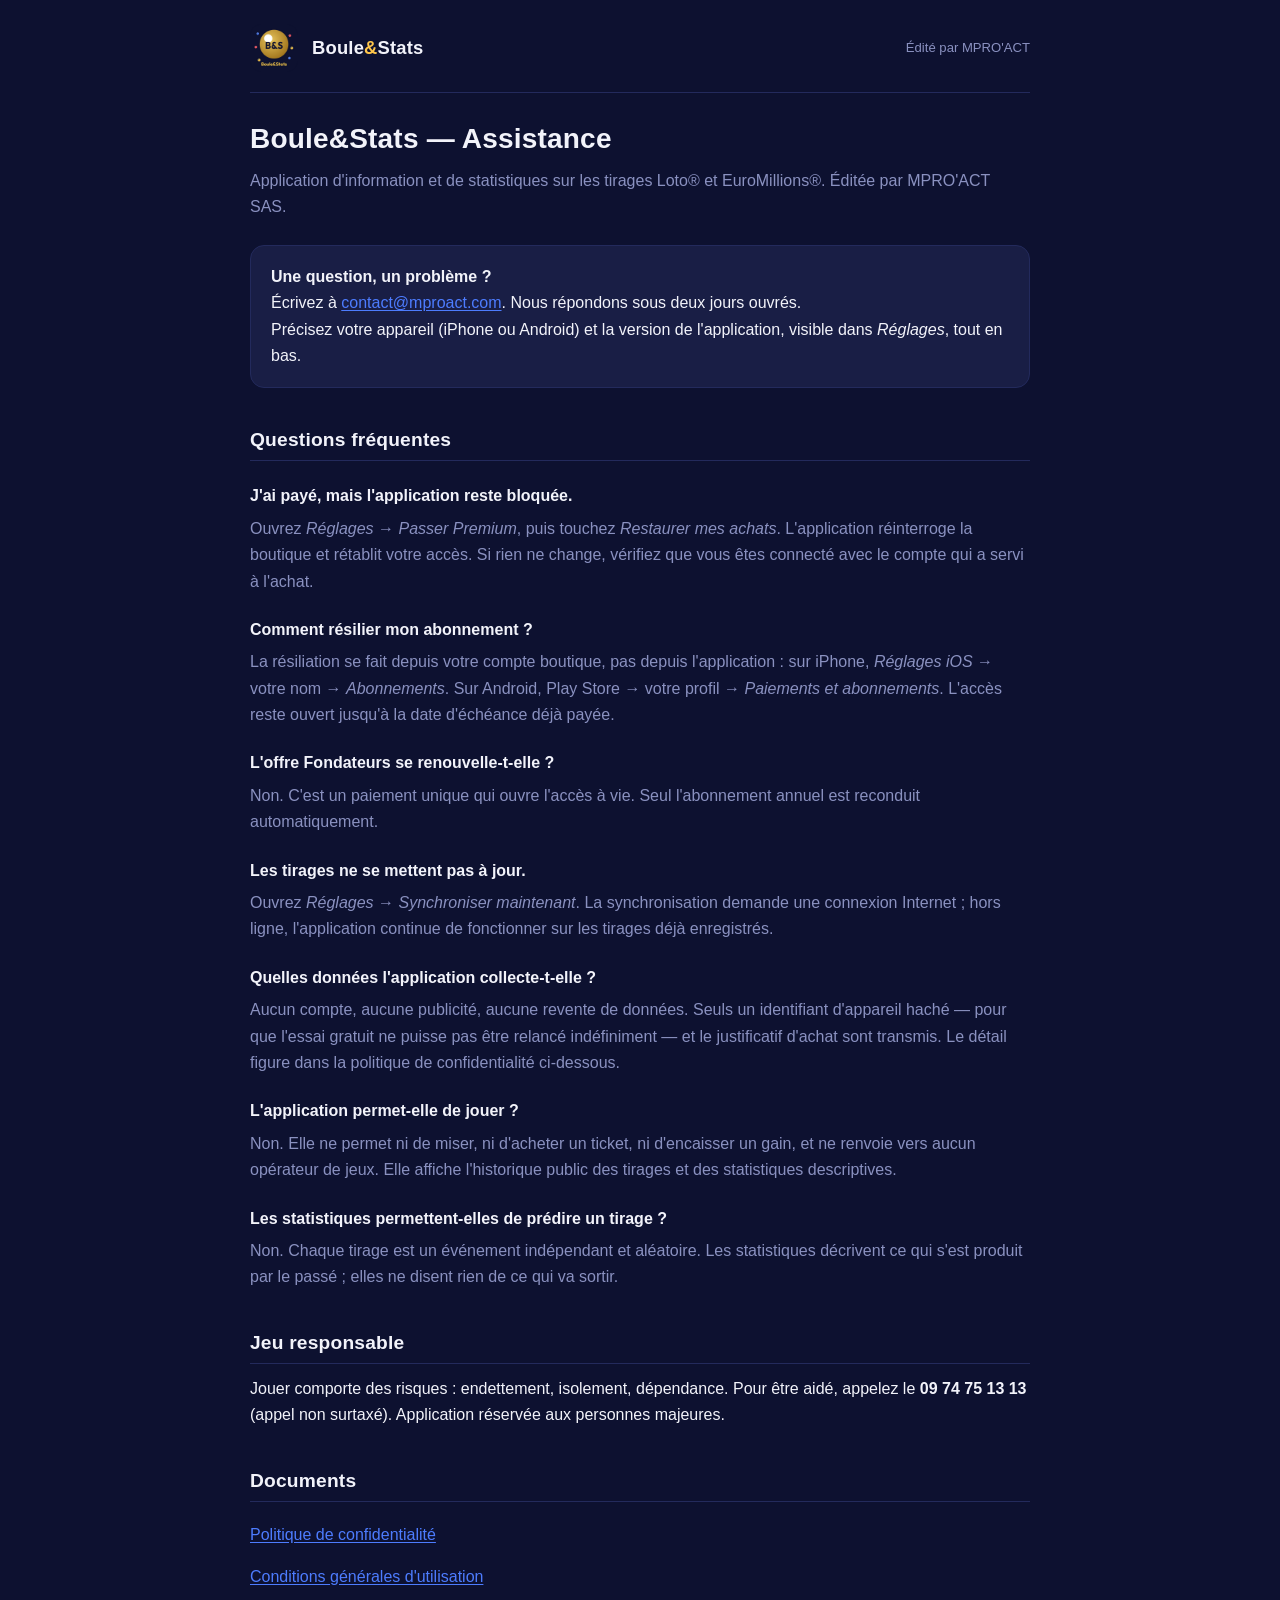
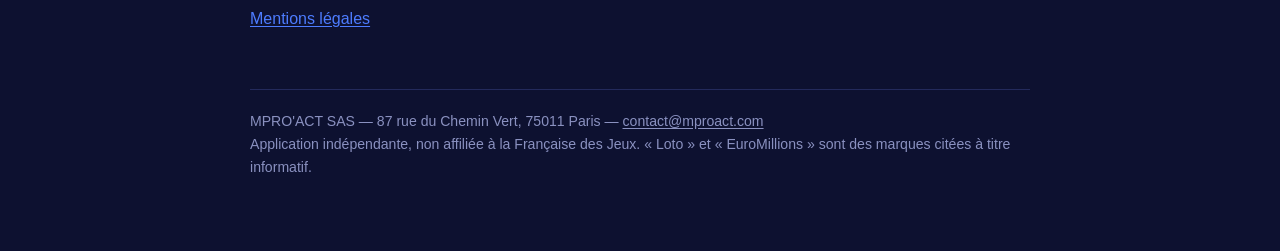
<file: support.html>
<!doctype html>
<html lang="fr">
<head>
<meta charset="utf-8">
<meta name="viewport" content="width=device-width, initial-scale=1">
<title>Boule&amp;Stats — Assistance</title>
  <link rel="stylesheet" href="brand.css">
  <link rel="icon" href="favicon.png" type="image/png">
  <link rel="apple-touch-icon" href="apple-touch-icon.png">
  <meta name="theme-color" content="#0D1130">
</head>
<body>

<div class="marque">
  <img src="logo.png" alt="Logo Boule&amp;Stats" width="48" height="48">
  <a href="index.html">Boule<span class="et">&amp;</span>Stats</a>
  <span class="roles">Édité par MPRO'ACT</span>
</div>

<h1>Boule&amp;Stats — Assistance</h1>
<p class="lead">Application d'information et de statistiques sur les tirages
Loto® et EuroMillions®. Éditée par MPRO'ACT SAS.</p>

<div class="contact">
  <strong>Une question, un problème&nbsp;?</strong><br>
  Écrivez à <a href="mailto:contact@mproact.com">contact@mproact.com</a>.
  Nous répondons sous deux jours ouvrés.<br>
  Précisez votre appareil (iPhone ou Android) et la version de l'application,
  visible dans <em>Réglages</em>, tout en bas.
</div>

<h2>Questions fréquentes</h2>

<dl>
  <dt>J'ai payé, mais l'application reste bloquée.</dt>
  <dd>Ouvrez <em>Réglages</em> → <em>Passer Premium</em>, puis touchez
  <em>Restaurer mes achats</em>. L'application réinterroge la boutique et
  rétablit votre accès. Si rien ne change, vérifiez que vous êtes connecté
  avec le compte qui a servi à l'achat.</dd>

  <dt>Comment résilier mon abonnement&nbsp;?</dt>
  <dd>La résiliation se fait depuis votre compte boutique, pas depuis
  l'application&nbsp;: sur iPhone, <em>Réglages iOS</em> → votre nom →
  <em>Abonnements</em>. Sur Android, Play Store → votre profil →
  <em>Paiements et abonnements</em>. L'accès reste ouvert jusqu'à la date
  d'échéance déjà payée.</dd>

  <dt>L'offre Fondateurs se renouvelle-t-elle&nbsp;?</dt>
  <dd>Non. C'est un paiement unique qui ouvre l'accès à vie. Seul
  l'abonnement annuel est reconduit automatiquement.</dd>

  <dt>Les tirages ne se mettent pas à jour.</dt>
  <dd>Ouvrez <em>Réglages</em> → <em>Synchroniser maintenant</em>. La
  synchronisation demande une connexion Internet&nbsp;; hors ligne,
  l'application continue de fonctionner sur les tirages déjà enregistrés.</dd>

  <dt>Quelles données l'application collecte-t-elle&nbsp;?</dt>
  <dd>Aucun compte, aucune publicité, aucune revente de données. Seuls un
  identifiant d'appareil haché — pour que l'essai gratuit ne puisse pas être
  relancé indéfiniment — et le justificatif d'achat sont transmis. Le détail
  figure dans la politique de confidentialité ci-dessous.</dd>

  <dt>L'application permet-elle de jouer&nbsp;?</dt>
  <dd>Non. Elle ne permet ni de miser, ni d'acheter un ticket, ni d'encaisser
  un gain, et ne renvoie vers aucun opérateur de jeux. Elle affiche
  l'historique public des tirages et des statistiques descriptives.</dd>

  <dt>Les statistiques permettent-elles de prédire un tirage&nbsp;?</dt>
  <dd>Non. Chaque tirage est un événement indépendant et aléatoire. Les
  statistiques décrivent ce qui s'est produit par le passé&nbsp;; elles ne
  disent rien de ce qui va sortir.</dd>
</dl>

<h2>Jeu responsable</h2>
<p>Jouer comporte des risques&nbsp;: endettement, isolement, dépendance.
Pour être aidé, appelez le <strong>09 74 75 13 13</strong> (appel non
surtaxé). Application réservée aux personnes majeures.</p>

<h2>Documents</h2>
<div class="legal">
  <a href="privacy.html">Politique de confidentialité</a>
  <a href="cgu.html">Conditions générales d'utilisation</a>
  <a href="mentions-legales.html">Mentions légales</a>
</div>

<footer>
  MPRO'ACT SAS — 87 rue du Chemin Vert, 75011 Paris —
  <a href="mailto:contact@mproact.com">contact@mproact.com</a><br>
  Application indépendante, non affiliée à la Française des Jeux.
  «&nbsp;Loto&nbsp;» et «&nbsp;EuroMillions&nbsp;» sont des marques citées à
  titre informatif.
</footer>

</body>
</html>
</file>
<file: brand.css>
/* Charte Boule&Stats — « Soirée de tirage »
 *
 * Les couleurs reprennent exactement AppColors (lib/core/theme.dart) de
 * l'application, pour qu'un utilisateur qui arrive ici depuis l'app ne
 * change pas d'univers. Toute modification doit se faire des deux côtés.
 *
 * Les polices de l'app (Bricolage Grotesque, Outfit) sont embarquées en
 * assets et ne sont pas servies sur le web : on ne charge donc aucune
 * police distante. Une fonte système suffit, et évite de faire dépendre
 * des pages légales — qui doivent rester joignables — d'un tiers.
 */

:root {
  color-scheme: dark;

  --nuit:   #0D1130;  /* fond */
  --scene:  #191E45;  /* cartes */
  --scene2: #232A5C;  /* bordures, séparateurs */
  --or:     #FFC64B;  /* accent de marque */
  --bleu:   #4D7CFE;  /* liens */
  --rouge:  #FF5A64;  /* alertes */
  --craie:  #F2F3FA;  /* texte */
  --muted:  #8A91C0;  /* texte secondaire */

  --r-chip: 12px;
  --r-card: 14px;
  --r-hero: 20px;
}

* { box-sizing: border-box; }

html { -webkit-text-size-adjust: 100%; }

body {
  margin: 0 auto;
  max-width: 820px;
  padding: 0 20px 72px;
  background: var(--nuit);
  color: var(--craie);
  font-family: -apple-system, BlinkMacSystemFont, "Segoe UI", Roboto,
               "Helvetica Neue", Arial, sans-serif;
  font-size: 16px;
  line-height: 1.65;
}

/* Les pages héritées enveloppent leur contenu dans <main> avec leur propre
   largeur : on la neutralise, c'est <body> qui centre désormais. */
main { max-width: none; margin: 0; padding: 0; }

/* ── Bandeau de marque ─────────────────────────────────────────────── */

.marque {
  display: flex;
  align-items: center;
  gap: 14px;
  padding: 24px 0 20px;
  border-bottom: 1px solid var(--scene2);
  margin-bottom: 28px;
}

.marque img {
  width: 48px;
  height: 48px;
  border-radius: var(--r-chip);
  display: block;
  flex: 0 0 auto;
}

.marque a {
  color: var(--craie);
  text-decoration: none;
  font-weight: 800;
  font-size: 1.15em;
  letter-spacing: 0.2px;
}

.marque a:hover { color: var(--or); }

/* Le « & » doré, comme dans l'app. */
.marque .et { color: var(--or); }

.marque .roles {
  margin-left: auto;
  color: var(--muted);
  font-size: 0.82em;
  text-align: right;
}

/* ── Titres ────────────────────────────────────────────────────────── */

h1, h2, h3 {
  color: var(--craie);
  font-weight: 800;
  line-height: 1.25;
  letter-spacing: 0.2px;
}

h1 { font-size: 1.75em; margin: 0 0 12px; }
h2 {
  font-size: 1.2em;
  margin: 40px 0 12px;
  padding-bottom: 8px;
  border-bottom: 1px solid var(--scene2);
}
h3 { font-size: 1.02em; margin: 28px 0 8px; color: var(--or); }

header h1 + p { color: var(--muted); margin-top: 0; }

/* ── Texte ─────────────────────────────────────────────────────────── */

p { margin: 0 0 16px; }

a { color: var(--bleu); text-decoration: underline; text-underline-offset: 2px; }
a:hover { color: var(--or); }

strong { color: var(--craie); font-weight: 700; }

ul, ol { padding-left: 22px; margin: 0 0 16px; }
li { margin-bottom: 8px; }

code {
  background: var(--scene);
  border: 1px solid var(--scene2);
  border-radius: 6px;
  padding: 1px 6px;
  font-size: 0.9em;
  font-family: ui-monospace, SFMono-Regular, Menlo, Consolas, monospace;
}

blockquote {
  margin: 20px 0;
  padding: 2px 0 2px 16px;
  border-left: 3px solid var(--or);
  color: var(--muted);
}

/* ── Tableaux ──────────────────────────────────────────────────────── */

table {
  width: 100%;
  border-collapse: collapse;
  margin: 0 0 20px;
  font-size: 0.95em;
}

th, td {
  text-align: left;
  padding: 10px 12px;
  border-bottom: 1px solid var(--scene2);
  vertical-align: top;
}

thead th {
  color: var(--or);
  font-weight: 700;
  border-bottom-color: var(--or);
}

/* ── Blocs de la page d'assistance ─────────────────────────────────── */

.lead { color: var(--muted); margin-top: 0; }

.contact {
  background: var(--scene);
  border: 1px solid var(--scene2);
  border-radius: var(--r-card);
  padding: 18px 20px;
  margin: 24px 0;
}

dt { font-weight: 700; margin-top: 22px; color: var(--craie); }
dd { margin: 6px 0 0; color: var(--muted); }

.legal a { display: block; padding: 8px 0; }

.muted { color: var(--muted); }

/* ── Index ─────────────────────────────────────────────────────────── */

.sommaire { list-style: none; padding: 0; margin: 28px 0 0; }

.sommaire li { margin: 0 0 12px; }

.sommaire a {
  display: block;
  background: var(--scene);
  border: 1px solid var(--scene2);
  border-radius: var(--r-card);
  padding: 16px 18px;
  color: var(--craie);
  text-decoration: none;
  font-weight: 600;
}

.sommaire a:hover { border-color: var(--or); color: var(--or); }

.sommaire span {
  display: block;
  color: var(--muted);
  font-weight: 400;
  font-size: 0.88em;
  margin-top: 3px;
}

/* ── Jeu responsable : jamais discret ──────────────────────────────── */

.rg {
  background: var(--scene);
  border: 1px solid var(--rouge);
  border-radius: var(--r-card);
  padding: 16px 18px;
  margin: 28px 0;
  color: var(--craie);
}

.rg strong { color: var(--rouge); }

/* ── Pied de page ──────────────────────────────────────────────────── */

footer {
  margin-top: 48px;
  padding-top: 20px;
  border-top: 1px solid var(--scene2);
  color: var(--muted);
  font-size: 0.88em;
}

footer a { color: var(--muted); }
footer a:hover { color: var(--or); }

/* ── Téléphone ─────────────────────────────────────────────────────── */

@media (max-width: 520px) {
  body { font-size: 15px; padding: 0 16px 56px; }
  h1 { font-size: 1.45em; }
  .marque .roles { display: none; }
  table { font-size: 0.88em; }
  th, td { padding: 8px 8px; }
}
</file>
